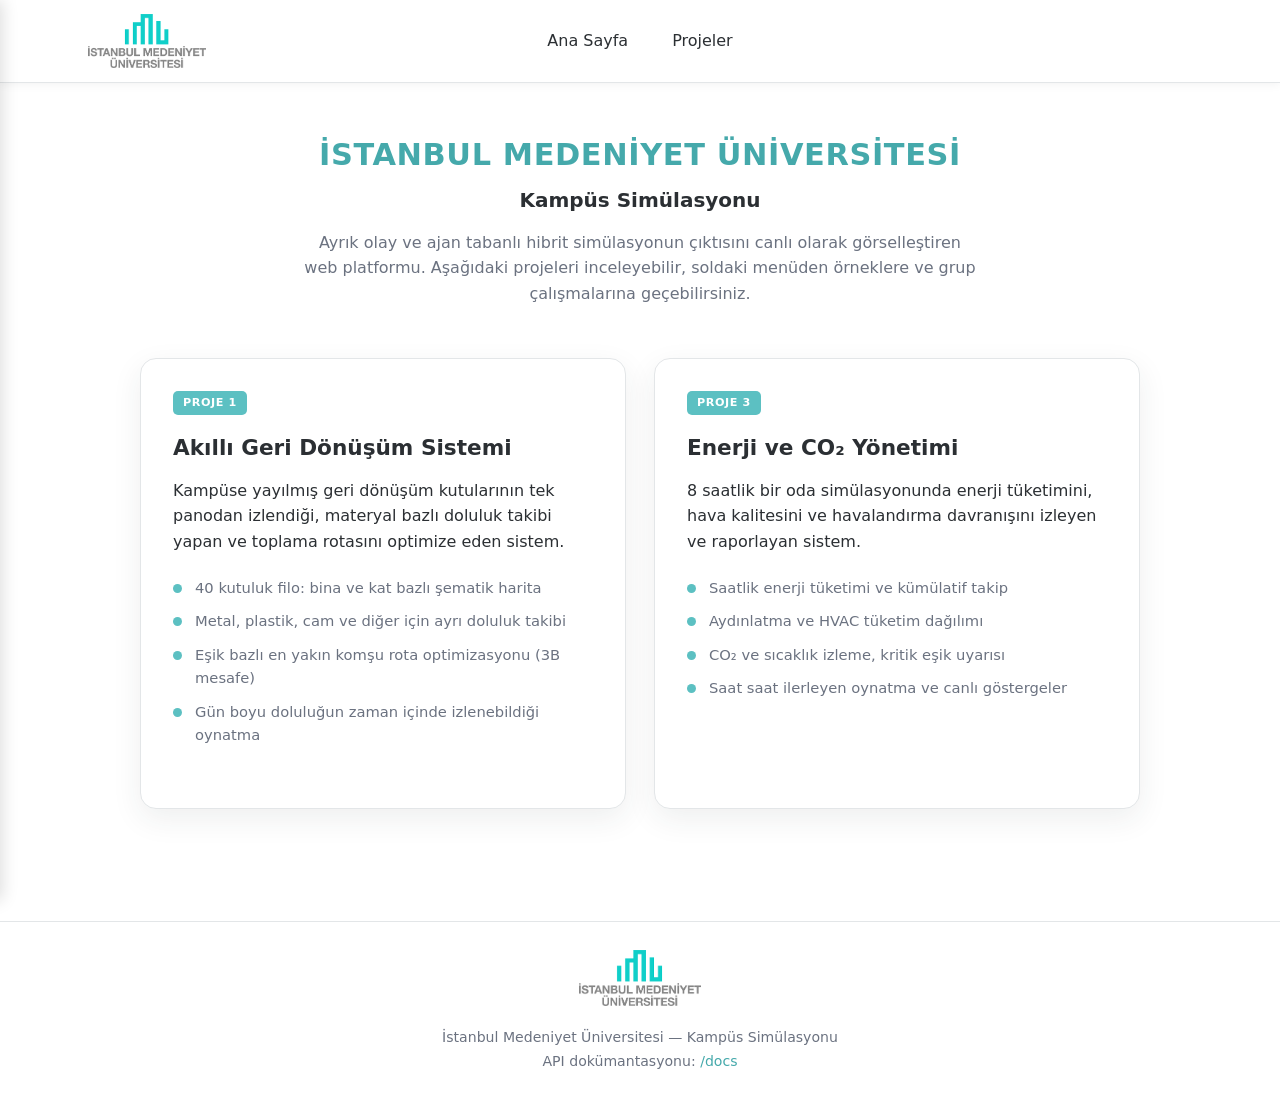
<file: frontend/index.html>
<!DOCTYPE html>
<html lang="tr">
<head>
  <meta charset="UTF-8">
  <meta name="viewport" content="width=device-width, initial-scale=1.0">
  <title>Kampüs Dijital İkiz Simülasyonu</title>
  <link rel="stylesheet" href="/frontend/assets/nav.css">
  <style>
    :root {
      --bg:#ffffff; --card:#ffffff; --accent:#5cc0c2; --accent-dark:#45a9ab;
      --text:#2b2f33; --muted:#6b7280; --line:#e3e6e8;
    }
    * { box-sizing: border-box; margin: 0; padding: 0; }
    body { font-family: "Segoe UI", system-ui, -apple-system, sans-serif; background: var(--bg); color: var(--text); line-height: 1.6; }
    .hero { text-align: center; padding: 48px 20px 16px; }
    .hero h1 { font-size: 1.9rem; font-weight: 700; letter-spacing: .02em; color: var(--accent-dark); }
    .hero .sub { font-size: 1.25rem; font-weight: 600; color: var(--text); margin-top: 4px; }
    .hero p { color: var(--muted); max-width: 680px; margin: 14px auto 0; }
    main { max-width: 1040px; margin: 0 auto; padding: 24px 20px 64px; }
    .project-grid { display: grid; gap: 28px; grid-template-columns: repeat(auto-fit, minmax(320px, 1fr)); margin-top: 12px; }
    .project-card {
      background: var(--card); border-radius: 16px; padding: 32px;
      border: 1px solid var(--line);
      box-shadow: 0 10px 30px rgba(43,47,51,.08);
      display: flex; flex-direction: column;
      transition: transform .15s, box-shadow .15s;
    }
    .project-card:hover { transform: translateY(-6px); box-shadow: 0 18px 44px rgba(92,192,194,.22); }
    .project-card .tag { align-self: flex-start; font-size: .7rem; letter-spacing: .05em; font-weight: 600; color: #fff; background: var(--accent); padding: 3px 10px; border-radius: 5px; margin-bottom: 16px; }
    .project-card h2 { font-size: 1.35rem; font-weight: 600; margin-bottom: 12px; }
    .project-card .lead { color: var(--text); margin-bottom: 16px; }
    .project-card ul { list-style: none; margin-bottom: 24px; }
    .project-card li { color: var(--muted); font-size: .92rem; padding: 5px 0 5px 22px; position: relative; }
    .project-card li::before { content: ""; position: absolute; left: 0; top: 13px; width: 9px; height: 9px; border-radius: 50%; background: var(--accent); }
  </style>
</head>
<body>
  <section class="hero">
    <h1>İSTANBUL MEDENİYET ÜNİVERSİTESİ</h1>
    <p class="sub">Kampüs Simülasyonu</p>
    <p>Ayrık olay ve ajan tabanlı hibrit simülasyonun çıktısını canlı olarak
       görselleştiren web platformu. Aşağıdaki projeleri inceleyebilir, soldaki
       menüden örneklere ve grup çalışmalarına geçebilirsiniz.</p>
  </section>

  <main>
    <div class="project-grid">
      <article class="project-card">
        <span class="tag">PROJE 1</span>
        <h2>Akıllı Geri Dönüşüm Sistemi</h2>
        <p class="lead">Kampüse yayılmış geri dönüşüm kutularının tek panodan izlendiği,
           materyal bazlı doluluk takibi yapan ve toplama rotasını optimize eden sistem.</p>
        <ul>
          <li>40 kutuluk filo: bina ve kat bazlı şematik harita</li>
          <li>Metal, plastik, cam ve diğer için ayrı doluluk takibi</li>
          <li>Eşik bazlı en yakın komşu rota optimizasyonu (3B mesafe)</li>
          <li>Gün boyu doluluğun zaman içinde izlenebildiği oynatma</li>
        </ul>
      </article>

      <article class="project-card">
        <span class="tag">PROJE 3</span>
        <h2>Enerji ve CO₂ Yönetimi</h2>
        <p class="lead">8 saatlik bir oda simülasyonunda enerji tüketimini, hava kalitesini
           ve havalandırma davranışını izleyen ve raporlayan sistem.</p>
        <ul>
          <li>Saatlik enerji tüketimi ve kümülatif takip</li>
          <li>Aydınlatma ve HVAC tüketim dağılımı</li>
          <li>CO₂ ve sıcaklık izleme, kritik eşik uyarısı</li>
          <li>Saat saat ilerleyen oynatma ve canlı göstergeler</li>
        </ul>
      </article>
    </div>
  </main>

  <script src="/frontend/assets/nav.js"></script>
</body>
</html>
</file>
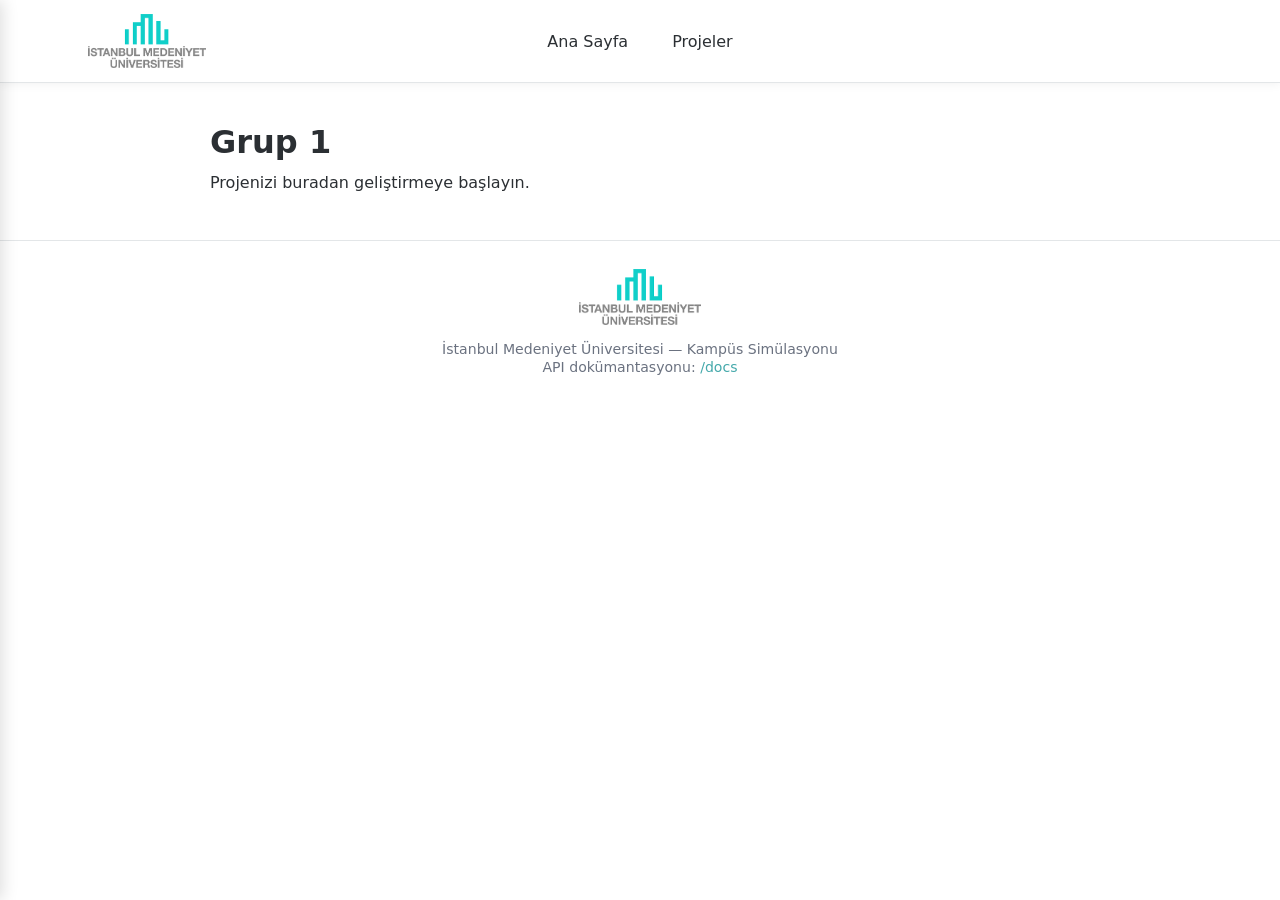
<file: frontend/grup1/index.html>
<!DOCTYPE html>
<html lang="tr">
<head>
  <meta charset="UTF-8">
  <meta name="viewport" content="width=device-width, initial-scale=1.0">
  <title>Grup 1</title>
  <link rel="stylesheet" href="/frontend/assets/nav.css">
  <link rel="stylesheet" href="style.css">
</head>
<body>
  <!-- Grup 1: Bu dosya size ait. Serbestçe düzenleyin.
       Üst bar ve sol menü otomatik gelir (nav.js); siz aşağıdaki <main> içini doldurun.
       Backend'i çağırmak için örnek:
         fetch('/api/proje1/simulate', { method: 'POST' })
           .then(r => r.json()).then(console.log);
       API yapısı için örnek demolara bakın: /frontend/grup8/
  -->
  <main>
    <h1>Grup 1</h1>
    <p>Projenizi buradan geliştirmeye başlayın.</p>
  </main>
  <script src="/frontend/assets/nav.js"></script>
</body>
</html>
</file>
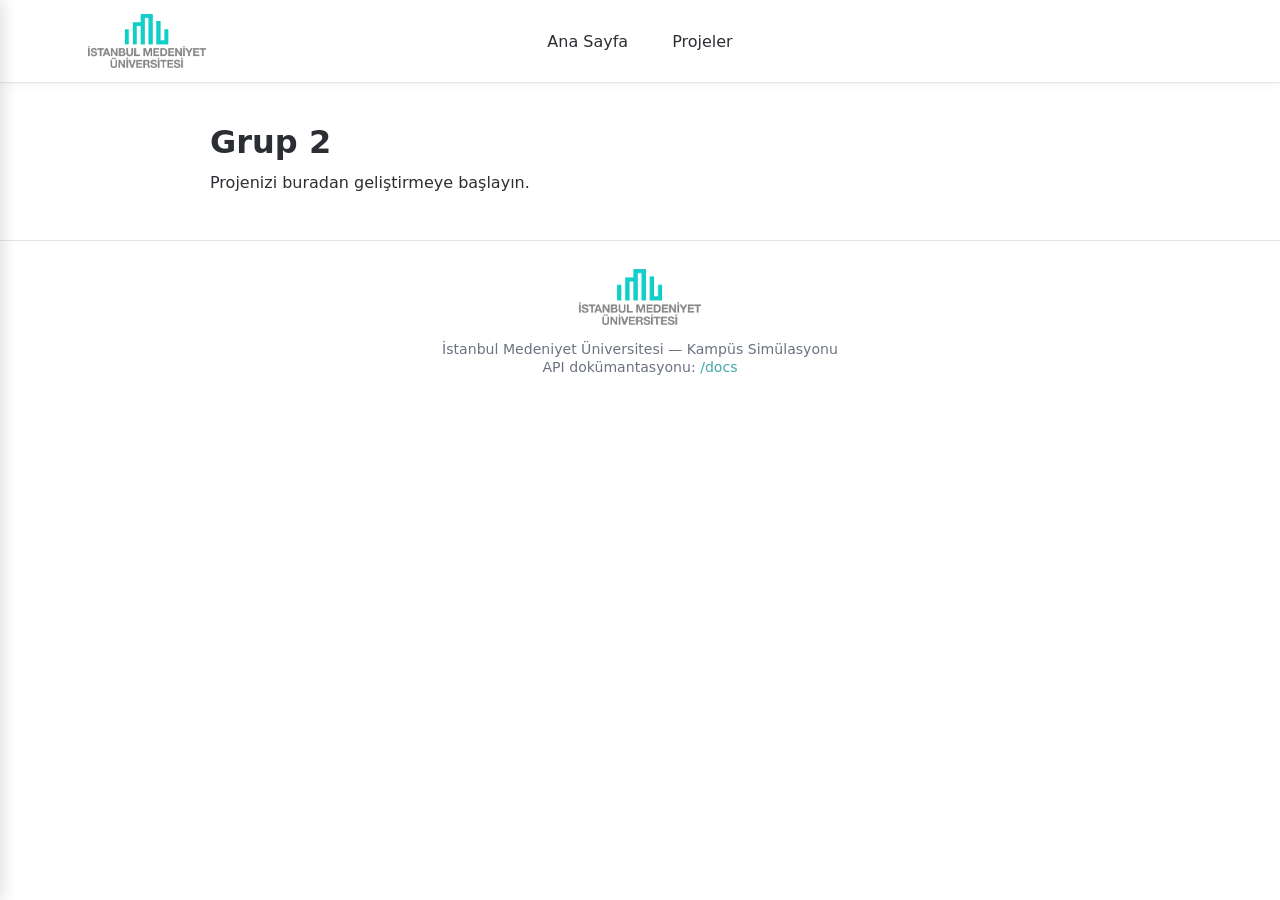
<file: frontend/grup2-kendi_sitelerini_kullaniyorlar/index.html>
<!DOCTYPE html>
<html lang="tr">
<head>
  <meta charset="UTF-8">
  <meta name="viewport" content="width=device-width, initial-scale=1.0">
  <title>Grup 2</title>
  <link rel="stylesheet" href="/frontend/assets/nav.css">
  <link rel="stylesheet" href="style.css">
</head>
<body>
  <!-- Grup 2: Bu dosya size ait. Serbestçe düzenleyin.
       Üst bar ve sol menü otomatik gelir (nav.js); siz aşağıdaki <main> içini doldurun.
       Backend'i çağırmak için örnek:
         fetch('/api/proje1/simulate', { method: 'POST' })
           .then(r => r.json()).then(console.log);
       API yapısı için örnek demolara bakın: /frontend/grup8/
  -->
  <main>
    <h1>Grup 2</h1>
    <p>Projenizi buradan geliştirmeye başlayın.</p>
  </main>
  <script src="/frontend/assets/nav.js"></script>
</body>
</html>
</file>
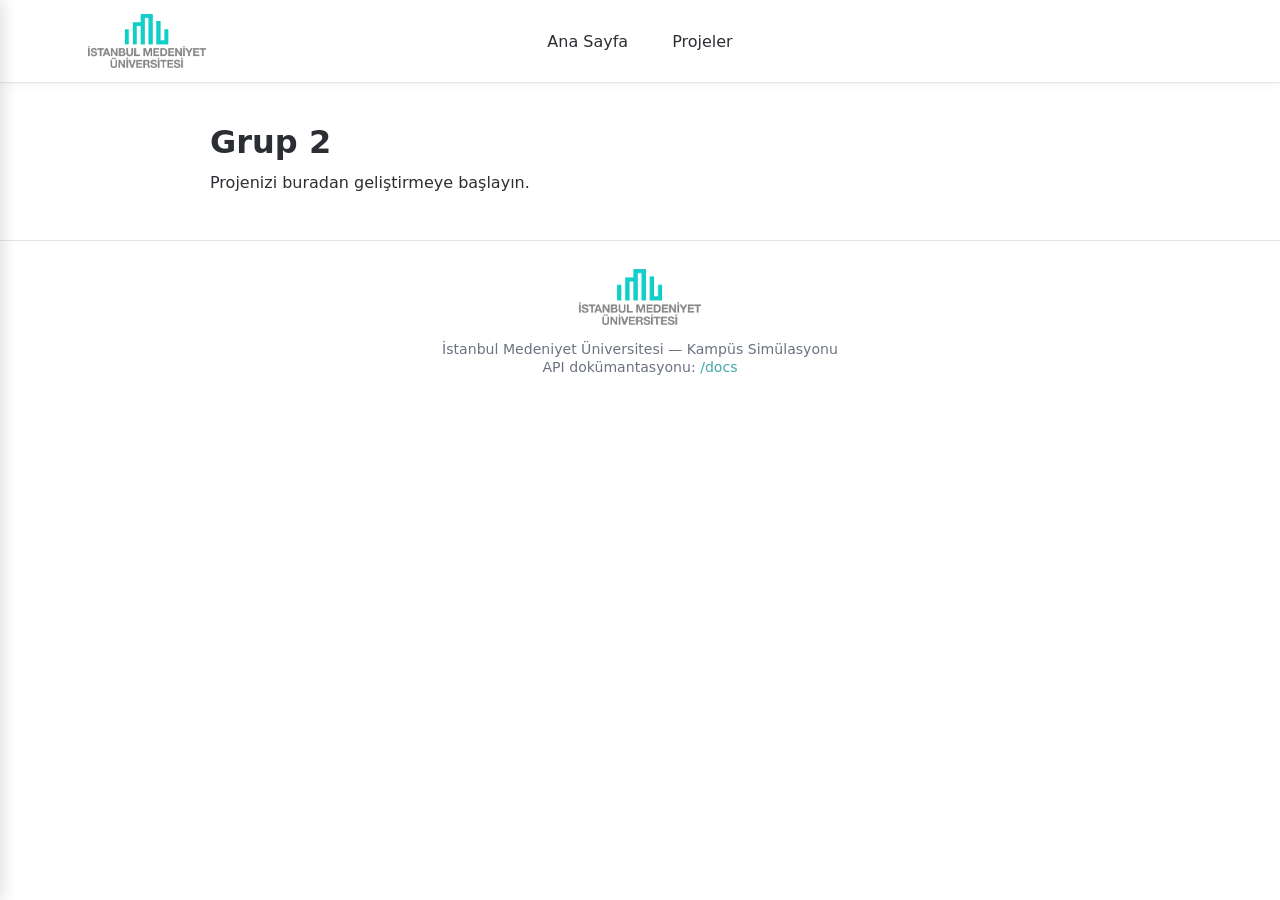
<file: frontend/grup2/index.html>
<!DOCTYPE html>
<html lang="tr">
<head>
  <meta charset="UTF-8">
  <meta name="viewport" content="width=device-width, initial-scale=1.0">
  <title>Grup 2</title>
  <link rel="stylesheet" href="/frontend/assets/nav.css">
  <link rel="stylesheet" href="style.css">
</head>
<body>
  <!-- Grup 2: Bu dosya size ait. Serbestçe düzenleyin.
       Üst bar ve sol menü otomatik gelir (nav.js); siz aşağıdaki <main> içini doldurun.
       Backend'i çağırmak için örnek:
         fetch('/api/proje1/simulate', { method: 'POST' })
           .then(r => r.json()).then(console.log);
       API yapısı için örnek demolara bakın: /frontend/grup8/ ve /frontend/ornek-proje3/
  -->
  <main>
    <h1>Grup 2</h1>
    <p>Projenizi buradan geliştirmeye başlayın.</p>
  </main>
  <script src="/frontend/assets/nav.js"></script>
</body>
</html>
</file>
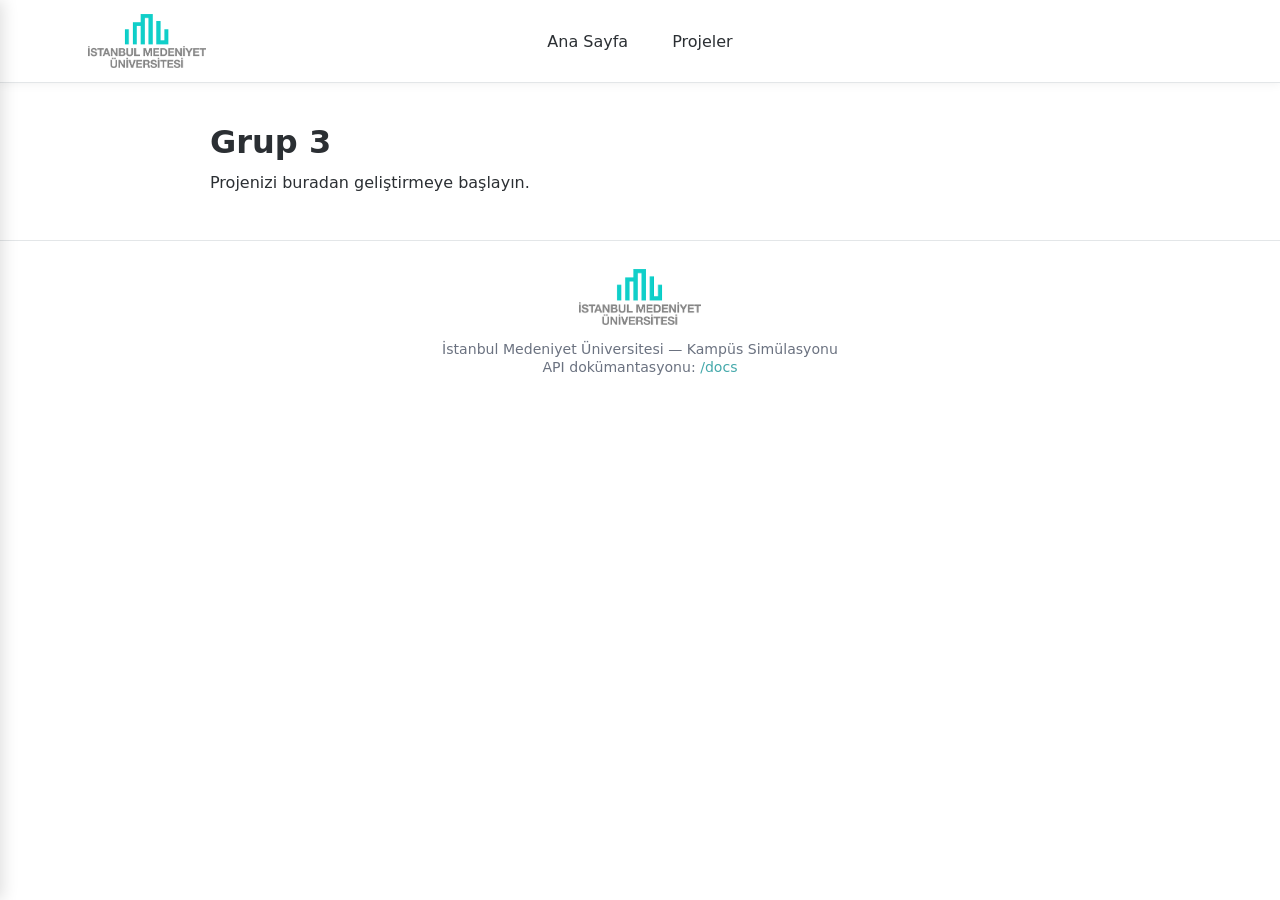
<file: frontend/grup3/index.html>
<!DOCTYPE html>
<html lang="tr">
<head>
  <meta charset="UTF-8">
  <meta name="viewport" content="width=device-width, initial-scale=1.0">
  <title>Grup 3</title>
  <link rel="stylesheet" href="/frontend/assets/nav.css">
  <link rel="stylesheet" href="style.css">
</head>
<body>
  <!-- Grup 3: Bu dosya size ait. Serbestçe düzenleyin.
       Üst bar ve sol menü otomatik gelir (nav.js); siz aşağıdaki <main> içini doldurun.
       Backend'i çağırmak için örnek:
         fetch('/api/proje1/simulate', { method: 'POST' })
           .then(r => r.json()).then(console.log);
       API yapısı için örnek demolara bakın: /frontend/grup8/
  -->
  <main>
    <h1>Grup 3</h1>
    <p>Projenizi buradan geliştirmeye başlayın.</p>
  </main>
  <script src="/frontend/assets/nav.js"></script>
</body>
</html>
</file>
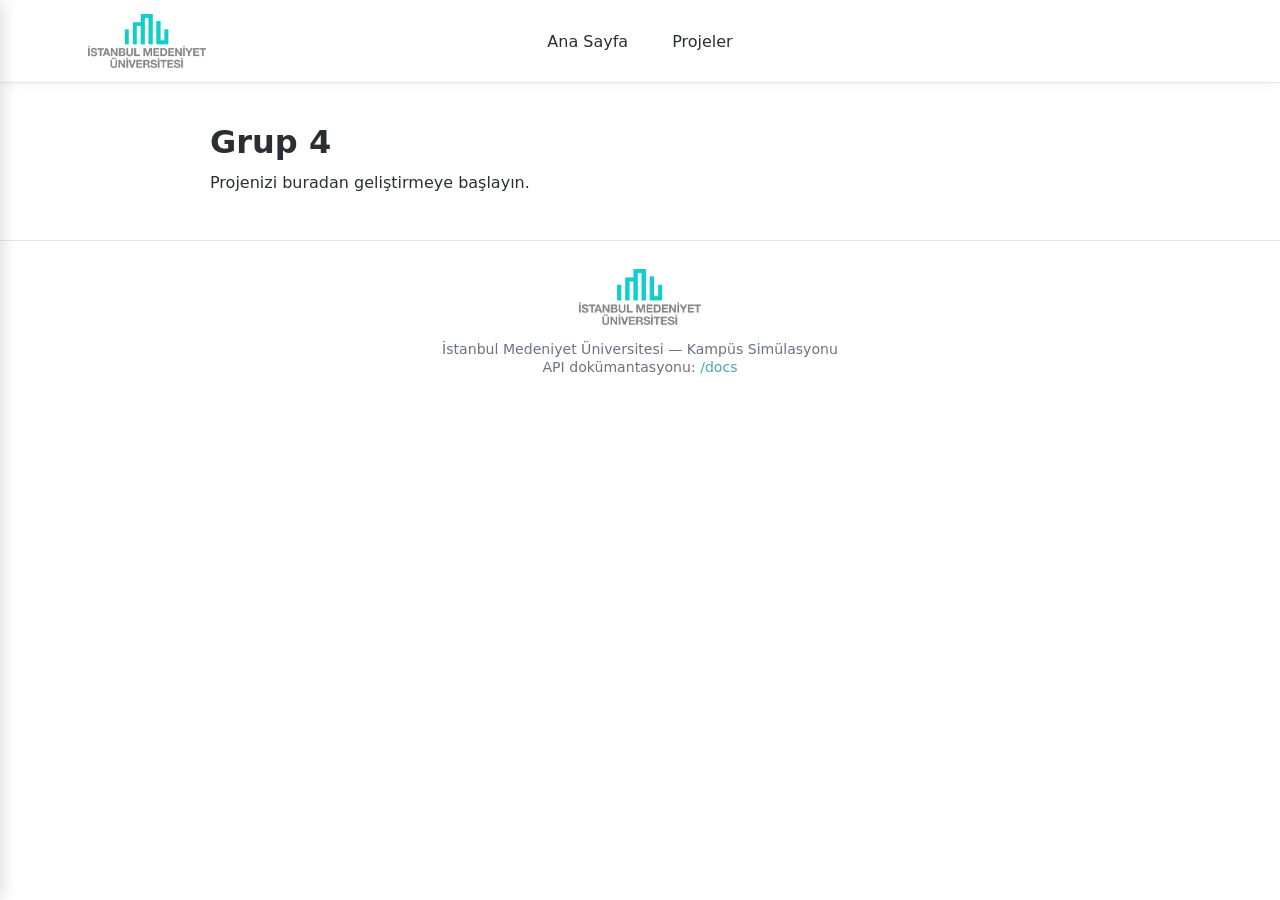
<file: frontend/grup4/index.html>
<!DOCTYPE html>
<html lang="tr">
<head>
  <meta charset="UTF-8">
  <meta name="viewport" content="width=device-width, initial-scale=1.0">
  <title>Grup 4</title>
  <link rel="stylesheet" href="/frontend/assets/nav.css">
  <link rel="stylesheet" href="style.css">
</head>
<body>
  <!-- Grup 4: Bu dosya size ait. Serbestçe düzenleyin.
       Üst bar ve sol menü otomatik gelir (nav.js); siz aşağıdaki <main> içini doldurun.
       Backend'i çağırmak için örnek:
         fetch('/api/proje1/simulate', { method: 'POST' })
           .then(r => r.json()).then(console.log);
       API yapısı için örnek demolara bakın: /frontend/grup8/
  -->
  <main>
    <h1>Grup 4</h1>
    <p>Projenizi buradan geliştirmeye başlayın.</p>
  </main>
  <script src="/frontend/assets/nav.js"></script>
</body>
</html>
</file>
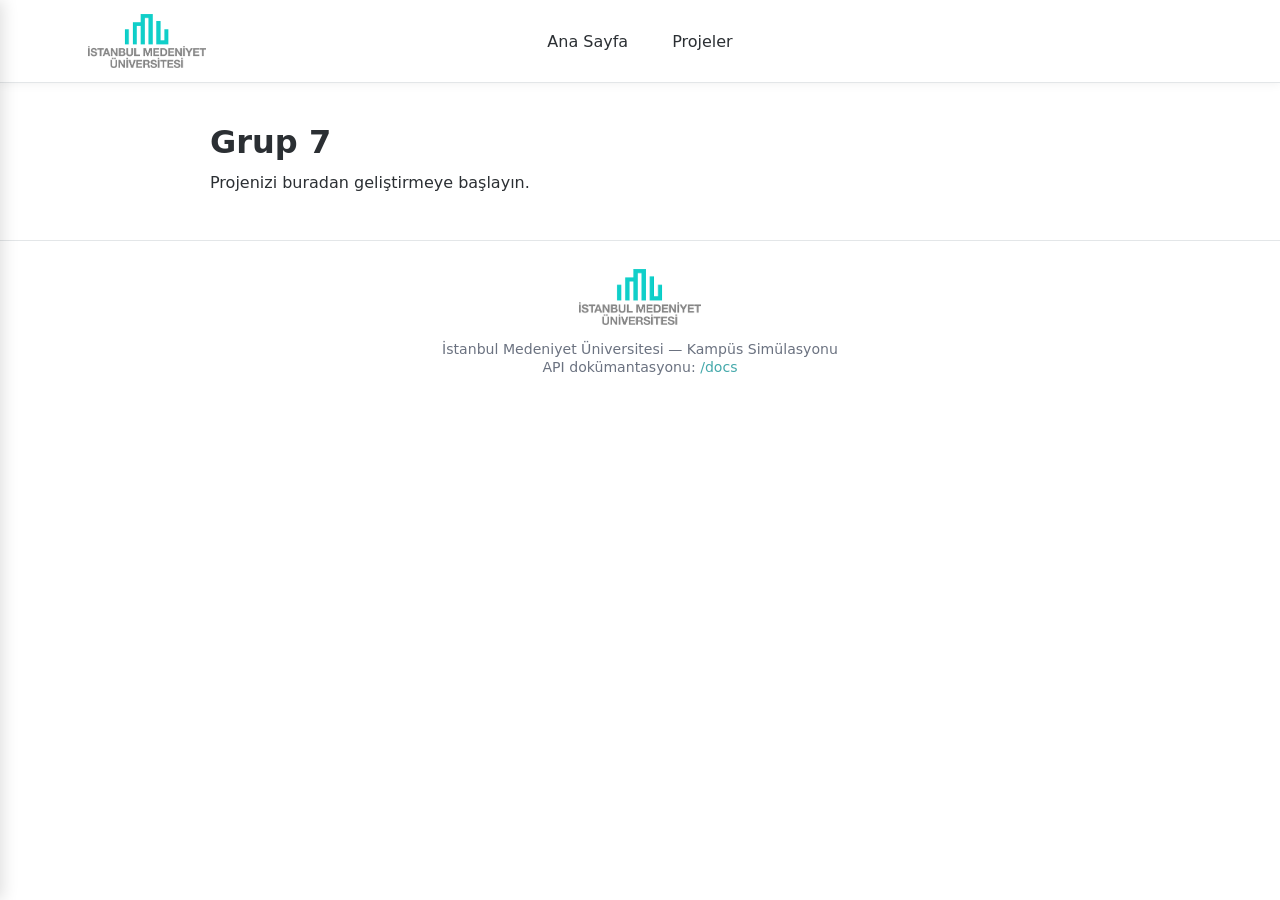
<file: frontend/grup7/index.html>
<!DOCTYPE html>
<html lang="tr">
<head>
  <meta charset="UTF-8">
  <meta name="viewport" content="width=device-width, initial-scale=1.0">
  <title>Grup 7</title>
  <link rel="stylesheet" href="/frontend/assets/nav.css">
  <link rel="stylesheet" href="style.css">
</head>
<body>
  <!-- Grup 7: Bu dosya size ait. Serbestçe düzenleyin.
       Üst bar ve sol menü otomatik gelir (nav.js); siz aşağıdaki <main> içini doldurun.
       Backend'i çağırmak için örnek:
         fetch('/api/proje1/simulate', { method: 'POST' })
           .then(r => r.json()).then(console.log);
       API yapısı için örnek demolara bakın: /frontend/grup8/
  -->
  <main>
    <h1>Grup 7</h1>
    <p>Projenizi buradan geliştirmeye başlayın.</p>
  </main>
  <script src="/frontend/assets/nav.js"></script>
</body>
</html>
</file>
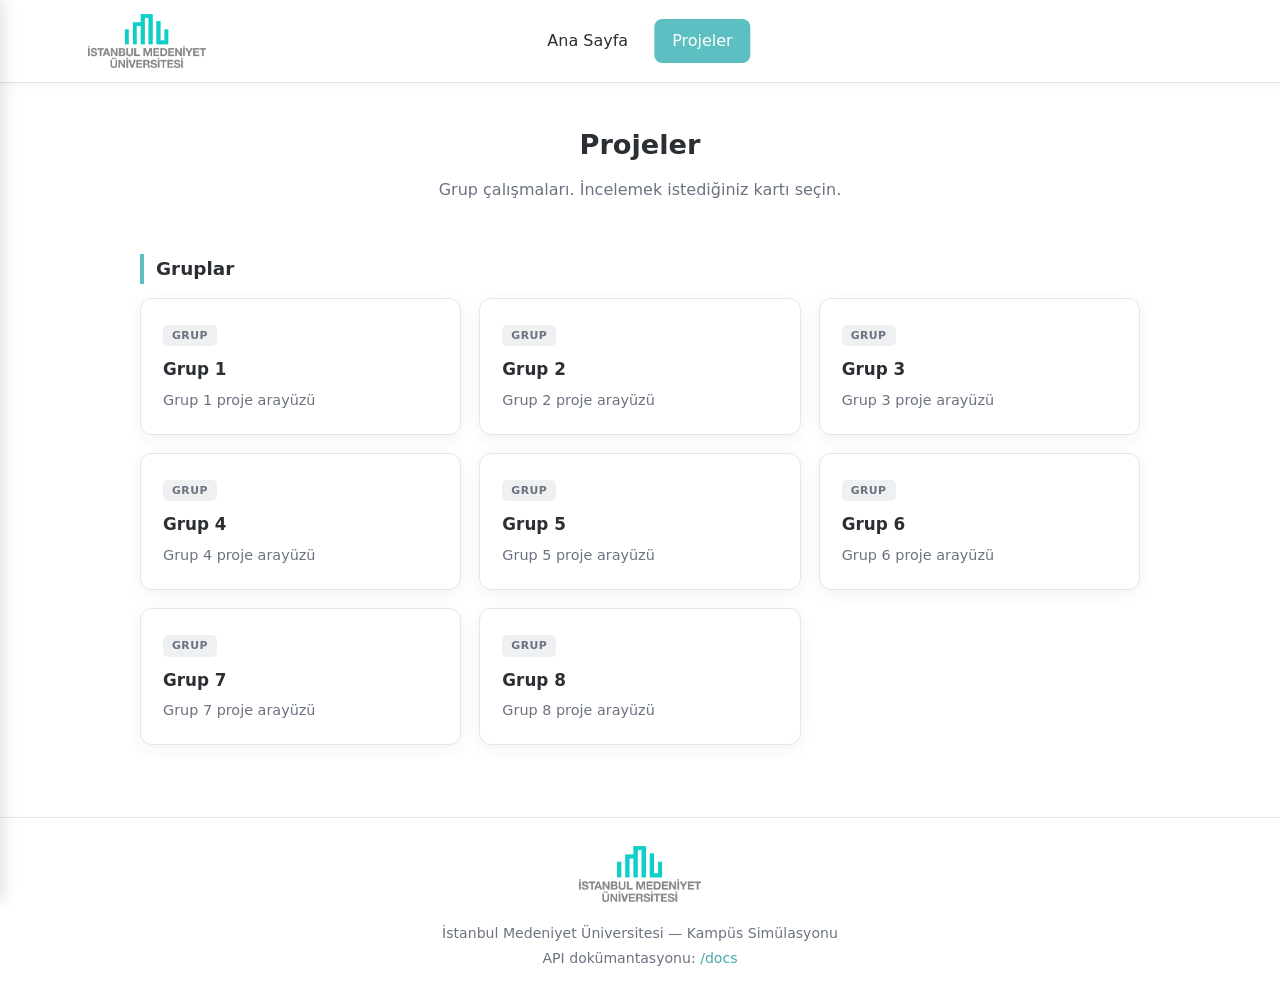
<file: frontend/projeler/index.html>
<!DOCTYPE html>
<html lang="tr">
<head>
  <meta charset="UTF-8">
  <meta name="viewport" content="width=device-width, initial-scale=1.0">
  <title>Projeler — Kampüs Simülasyonu</title>
  <link rel="stylesheet" href="/frontend/assets/nav.css">
  <style>
    :root {
      --bg:#ffffff; --card:#ffffff; --accent:#5cc0c2; --accent-dark:#45a9ab;
      --text:#2b2f33; --muted:#6b7280; --line:#e3e6e8;
    }
    * { box-sizing: border-box; margin: 0; padding: 0; }
    body { font-family: "Segoe UI", system-ui, -apple-system, sans-serif; background: var(--bg); color: var(--text); line-height: 1.6; }
    .page-head { text-align: center; padding: 40px 20px 8px; }
    .page-head h1 { font-size: 1.7rem; font-weight: 600; }
    .page-head p { color: var(--muted); margin-top: 10px; }
    main { max-width: 1040px; margin: 0 auto; padding: 16px 20px 24px; }
    h2.section { margin: 28px 0 14px; font-size: 1.15rem; font-weight: 600; border-left: 4px solid var(--accent); padding-left: 12px; }
    .grid { display: grid; gap: 18px; grid-template-columns: repeat(auto-fill, minmax(240px, 1fr)); }
    .card {
      background: var(--card); border-radius: 12px; padding: 22px; text-decoration: none; color: inherit;
      border: 1px solid var(--line); box-shadow: 0 4px 16px rgba(43,47,51,.06);
      transition: transform .14s, box-shadow .14s, border-color .14s; display: block;
    }
    .card:hover { transform: translateY(-4px); box-shadow: 0 12px 30px rgba(92,192,194,.20); border-color: var(--accent); }
    .card .tag { display: inline-block; font-size: .68rem; letter-spacing: .04em; background: var(--accent); color: #fff; padding: 2px 9px; border-radius: 5px; font-weight: 600; margin-bottom: 10px; }
    .card .tag.alt { background: #eef0f1; color: var(--muted); }
    .card h3 { font-size: 1.05rem; font-weight: 600; margin-bottom: 6px; }
    .card p { color: var(--muted); font-size: .9rem; }
  </style>
</head>
<body>
  <section class="page-head">
    <h1>Projeler</h1>
    <p>Grup çalışmaları. İncelemek istediğiniz kartı seçin.</p>
  </section>

  <main>
    <h2 class="section">Gruplar</h2>
    <div class="grid" id="groups"></div>
  </main>

  <script src="/frontend/assets/nav.js"></script>
  <script>
    const groupLinks = { 2: "https://firatogur.xyz/akim" };
    const groups = document.getElementById("groups");
    for (let i = 1; i <= 8; i++) {
      const a = document.createElement("a");
      a.className = "card";
      a.href = groupLinks[i] || `/frontend/grup${i}/`;
      if (groupLinks[i]) { a.target = "_blank"; a.rel = "noopener noreferrer"; }
      a.innerHTML = `<span class="tag alt">GRUP</span><h3>Grup ${i}</h3><p>Grup ${i} proje arayüzü</p>`;
      groups.appendChild(a);
    }
  </script>
</body>
</html>
</file>
<file: frontend/assets/nav.css>
/* Paylaşılan üst bar + sol sidebar. Renk değişkenleri yoksa turkuaz/beyaz fallback. */
.topbar {
  position: sticky; top: 0; z-index: 100;
  display: flex; align-items: center; gap: 18px;
  padding: 14px 26px; background: #fff;
  border-bottom: 1px solid var(--line, #e3e6e8);
  box-shadow: 0 1px 10px rgba(0,0,0,.06);
}
.hamburger {
  background: none; border: none; cursor: pointer; padding: 7px;
  width: 44px; height: 44px; display: flex; flex-direction: column;
  justify-content: center; gap: 6px; border-radius: 8px; transition: background .15s; flex-shrink: 0;
}
.hamburger:hover { background: #e8f6f6; }
.hamburger span { display: block; height: 3px; border-radius: 2px; background: var(--text, #2b2f33); transition: background .2s; }
.hamburger:hover span { background: var(--accent, #5cc0c2); }
.tb-logo-wrap { display: flex; align-items: center; }
.tb-logo { height: 54px; width: auto; display: block; }
.tb-links { position: absolute; left: 50%; transform: translateX(-50%); display: flex; gap: 8px; }
.tb-links a {
  text-decoration: none; color: var(--text, #2b2f33); font-size: 1rem; font-weight: 500;
  padding: 9px 18px; border-radius: 8px; transition: background .15s, color .15s;
}
.tb-links a:hover { background: #e8f6f6; color: var(--accent-dark, #45a9ab); }
.tb-links a.active { background: var(--accent, #5cc0c2); color: #fff; }

/* Sidebar */
.sidebar-overlay {
  position: fixed; inset: 0; background: rgba(0,0,0,.35);
  opacity: 0; pointer-events: none; transition: opacity .25s; z-index: 150;
}
.sidebar-overlay.open { opacity: 1; pointer-events: auto; }
.sidebar {
  position: fixed; top: 0; left: 0; height: 100%; width: 270px;
  background: #fff; box-shadow: 2px 0 16px rgba(0,0,0,.14);
  transform: translateX(-100%); transition: transform .25s ease; z-index: 200;
  padding: 18px 14px; overflow-y: auto;
}
.sidebar.open { transform: translateX(0); }
.sb-brand { text-align: center; padding: 6px 0 16px; border-bottom: 1px solid var(--line, #e3e6e8); margin-bottom: 12px; }
.sb-brand img { width: 150px; height: auto; }
.sb-group { font-size: .72rem; text-transform: uppercase; letter-spacing: .06em; color: var(--muted, #6b7280); margin: 16px 8px 6px; }
.sb-link {
  display: block; text-decoration: none; color: var(--text, #2b2f33);
  padding: 10px 12px; border-radius: 8px; font-size: .92rem; transition: background .15s, color .15s;
}
.sb-link:hover { background: #e8f6f6; color: var(--accent-dark, #45a9ab); }
.sb-link.sub { padding-left: 22px; font-size: .88rem; }
.sb-link.active { background: var(--accent, #5cc0c2); color: #fff; }

/* Footer */
.site-footer {
  margin-top: 48px; padding: 28px 20px; text-align: center;
  background: #fff; border-top: 1px solid var(--line, #e3e6e8);
}
.site-footer .footer-logo { height: 56px; width: auto; margin-bottom: 10px; }
.site-footer p { color: var(--muted, #6b7280); font-size: .88rem; margin: 2px 0; }
.site-footer a { color: var(--accent-dark, #45a9ab); text-decoration: none; }
.site-footer a:hover { text-decoration: underline; }
</file>
<file: frontend/grup1/style.css>
/* Grup 1 — stil dosyanız. Tamamen serbest.
   Kurumsal renkler: turkuaz #5cc0c2, arka plan #ffffff */
:root {
  --bg: #ffffff;
  --accent: #5cc0c2;
  --accent-dark: #45a9ab;
  --text: #2b2f33;
  --muted: #6b7280;
  --line: #e3e6e8;
}
* { box-sizing: border-box; margin: 0; padding: 0; }
body { font-family: "Segoe UI", system-ui, sans-serif; background: var(--bg); color: var(--text); }
main { max-width: 900px; margin: 40px auto; padding: 0 20px; }
main h1 { font-weight: 600; margin-bottom: 12px; }
</file>
<file: frontend/grup2-kendi_sitelerini_kullaniyorlar/style.css>
/* Grup 2 — stil dosyanız. Tamamen serbest.
   Kurumsal renkler: turkuaz #5cc0c2, arka plan #ffffff */
:root {
  --bg: #ffffff;
  --accent: #5cc0c2;
  --accent-dark: #45a9ab;
  --text: #2b2f33;
  --muted: #6b7280;
  --line: #e3e6e8;
}
* { box-sizing: border-box; margin: 0; padding: 0; }
body { font-family: "Segoe UI", system-ui, sans-serif; background: var(--bg); color: var(--text); }
main { max-width: 900px; margin: 40px auto; padding: 0 20px; }
main h1 { font-weight: 600; margin-bottom: 12px; }
</file>
<file: frontend/grup2/style.css>
/* Grup 2 — stil dosyanız. Tamamen serbest.
   Kurumsal renkler: turkuaz #5cc0c2, arka plan #ffffff */
:root {
  --bg: #ffffff;
  --accent: #5cc0c2;
  --accent-dark: #45a9ab;
  --text: #2b2f33;
  --muted: #6b7280;
  --line: #e3e6e8;
}
* { box-sizing: border-box; margin: 0; padding: 0; }
body { font-family: "Segoe UI", system-ui, sans-serif; background: var(--bg); color: var(--text); }
main { max-width: 900px; margin: 40px auto; padding: 0 20px; }
main h1 { font-weight: 600; margin-bottom: 12px; }
</file>
<file: frontend/grup3/style.css>
/* Grup 3 — stil dosyanız. Tamamen serbest.
   Kurumsal renkler: turkuaz #5cc0c2, arka plan #ffffff */
:root {
  --bg: #ffffff;
  --accent: #5cc0c2;
  --accent-dark: #45a9ab;
  --text: #2b2f33;
  --muted: #6b7280;
  --line: #e3e6e8;
}
* { box-sizing: border-box; margin: 0; padding: 0; }
body { font-family: "Segoe UI", system-ui, sans-serif; background: var(--bg); color: var(--text); }
main { max-width: 900px; margin: 40px auto; padding: 0 20px; }
main h1 { font-weight: 600; margin-bottom: 12px; }
</file>
<file: frontend/grup4/style.css>
/* Grup 4 — stil dosyanız. Tamamen serbest.
   Kurumsal renkler: turkuaz #5cc0c2, arka plan #ffffff */
:root {
  --bg: #ffffff;
  --accent: #5cc0c2;
  --accent-dark: #45a9ab;
  --text: #2b2f33;
  --muted: #6b7280;
  --line: #e3e6e8;
}
* { box-sizing: border-box; margin: 0; padding: 0; }
body { font-family: "Segoe UI", system-ui, sans-serif; background: var(--bg); color: var(--text); }
main { max-width: 900px; margin: 40px auto; padding: 0 20px; }
main h1 { font-weight: 600; margin-bottom: 12px; }
</file>
<file: frontend/grup7/style.css>
/* Grup 7 — stil dosyanız. Tamamen serbest.
   Kurumsal renkler: turkuaz #5cc0c2, arka plan #ffffff */
:root {
  --bg: #ffffff;
  --accent: #5cc0c2;
  --accent-dark: #45a9ab;
  --text: #2b2f33;
  --muted: #6b7280;
  --line: #e3e6e8;
}
* { box-sizing: border-box; margin: 0; padding: 0; }
body { font-family: "Segoe UI", system-ui, sans-serif; background: var(--bg); color: var(--text); }
main { max-width: 900px; margin: 40px auto; padding: 0 20px; }
main h1 { font-weight: 600; margin-bottom: 12px; }
</file>
